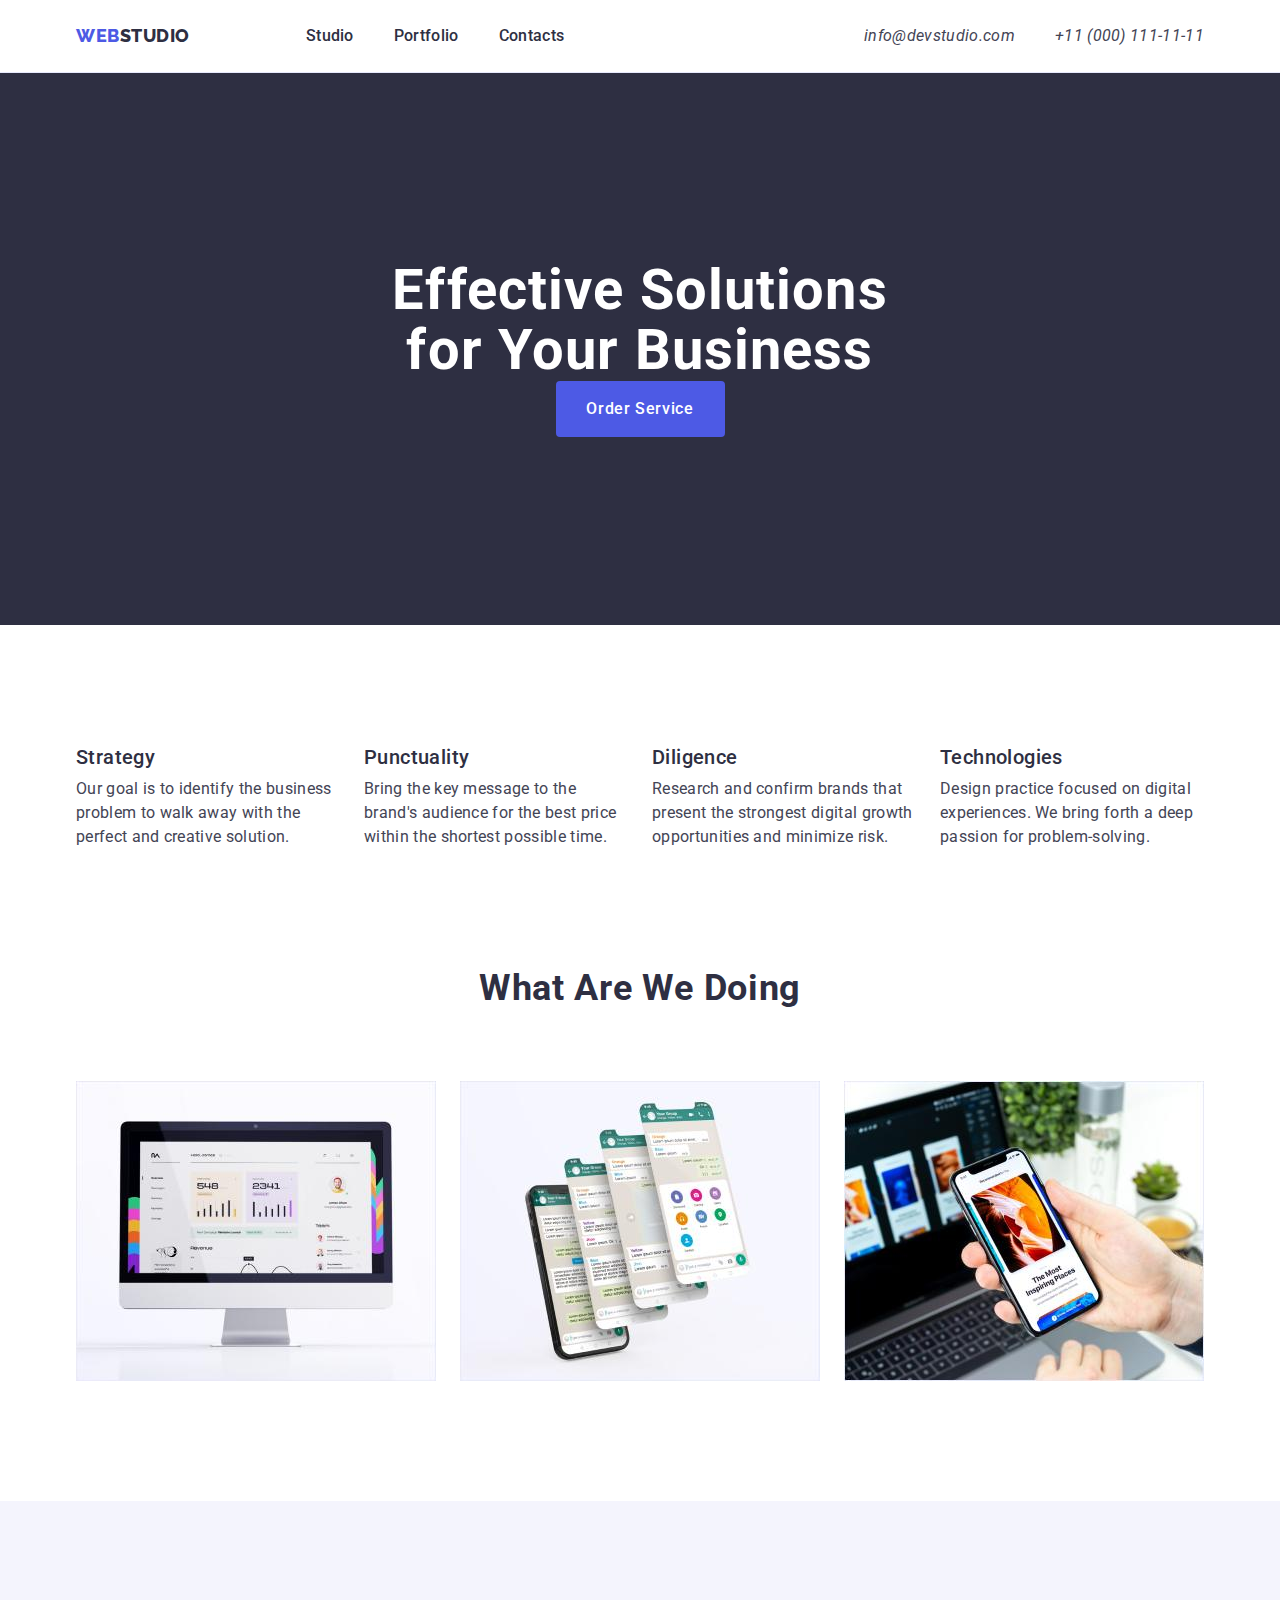
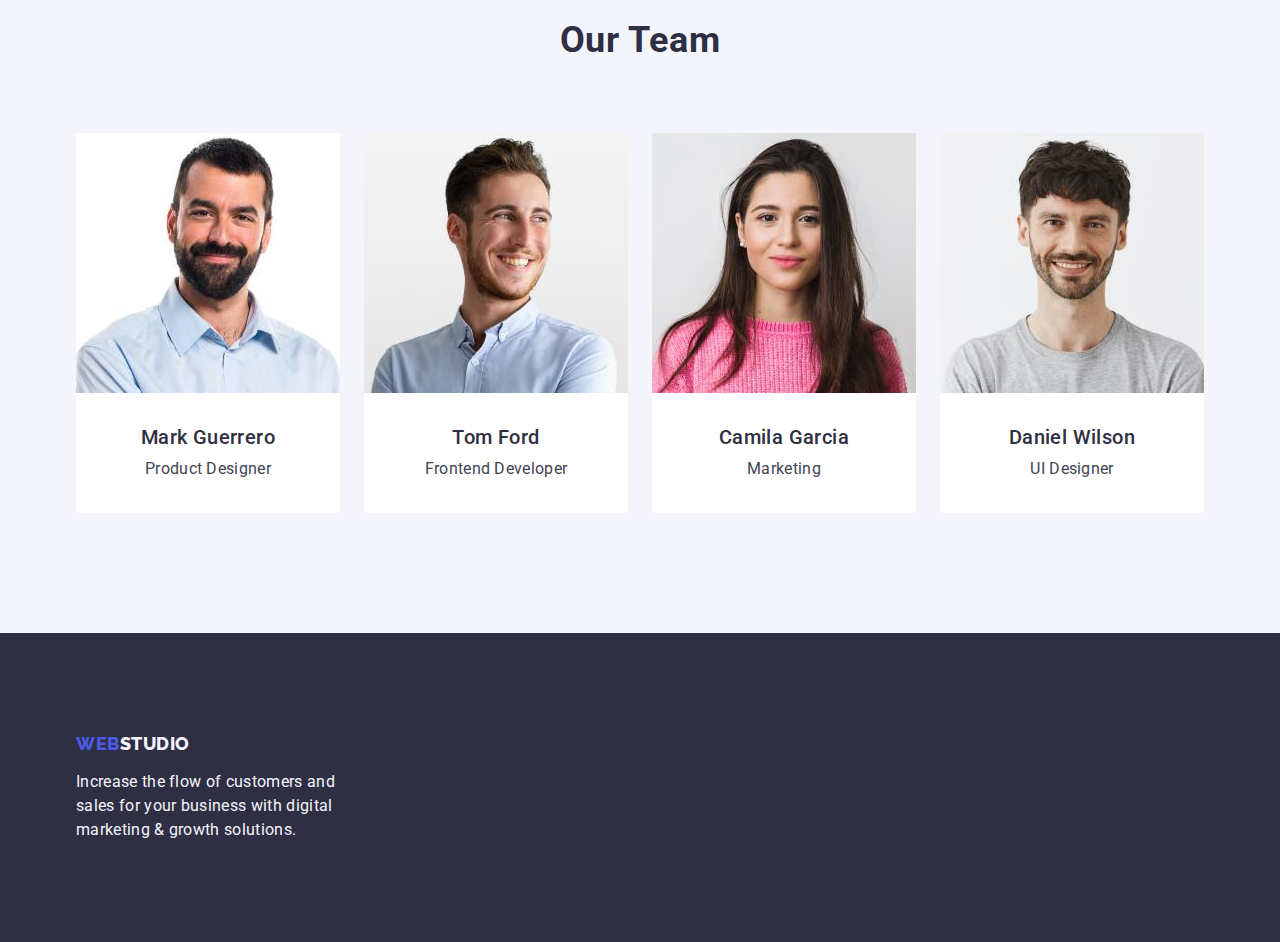
<file: index.html>
<!DOCTYPE html>
<html lang="en">

<head>
    <meta charset="UTF-8">
    <meta http-equiv="X-UA-Compatible" content="IE=edge">
    <meta name="web_stidio" content="web studio, development of sites, mobile applications">
    <link rel="preconnect" href="https://fonts.googleapis.com">
    <link rel="preconnect" href="https://fonts.gstatic.com" crossorigin>
    <title>Web_stidio</title>
    <link rel="stylesheet"
        href="https://cdnjs.cloudflare.com/ajax/libs/modern-normalize/2.0.0/modern-normalize.min.css" />
    <link href="https://fonts.googleapis.com/css2?family=Raleway:wght@800&family=Roboto:wght@400;500;700&display=swap"
        rel="stylesheet">
    <link rel="stylesheet" href="./css/styles.css">
</head>

<body>
    <header class="header">
        <div class="container header-container">
            <nav class="header-menu">
                <a href="./index.html" class="logo link">Web<span>Studio</span></a>
                <ul class="header-menu-bottom list">
                    <li><a href="./index.html" class="header-menu-element link">Studio</a></li>
                    <li><a href="./portfolio.html" class="header-menu-element link">Portfolio</a></li>
                    <li><a href="" class="header-menu-element link">Contacts</a></li>
                </ul>
            </nav>
            <!-- Contacts -->
            <address id="Contacts" class="header-contacts">
                <ul class="contacts-list list">
                    <li>
                        <a href="info@devstudio.com" target="_blank"
                            class="header-link-contact link">info@devstudio.com</a>
                    </li>
                    <li>
                        <a href="tel:+110001111111" class="header-link-contact link">+11 (000) 111-11-11</a>
                    </li>
                </ul>
            </address>
        </div>
    </header>
    <main class="main">
        <section id="home" class="basis">
            <div class="container title-container">
                <h1 class="title">Effective Solutions for Your Business</h1>
                <button type="button" class="main-btn">Order Service</button>
            </div>
        </section>

        <section class="main-features">
            <div class="container container-features">
                <h2 class="visually-hidden">features</h2>
                <ul class="main-features-list list">
                    <li class="features-item">
                        <h3 class="features">Strategy</h3>
                        <p class="description">Our goal is to identify the business problem to walk away with the
                            perfect
                            and creative solution.
                        </p>
                    </li>
                    <li class="features-item">
                        <h3 class="features">Punctuality</h3>
                        <p class="description">Bring the key message to the brand's audience for the best price within
                            the
                            shortest possible
                            time.</p>
                    </li>
                    <li class="features-item">
                        <h3 class="features">Diligence</h3>
                        <p class="description">Research and confirm brands that present the strongest digital growth
                            opportunities and minimize
                            risk.</p>
                    </li>
                    <li class="features-item">
                        <h3 class="features">Technologies</h3>
                        <p class="description">Design practice focused on digital experiences. We bring forth a deep
                            passion
                            for
                            problem-solving.</p>
                    </li>
                </ul>
            </div>
        </section>

        <section class="main-doing">
            <div class="container">
                <h2 class="what-doing">What are we doing</h2>
                <ul class="img list">
                    <li class="img-working"><img src="./images/img_1.jpg" alt="computer_developer" width="360"
                            height="300"></li>
                    <li class="img-working"><img src="./images/img_2.jpg" alt="mobile" width="360" height="300"></li>
                    <li class="img-working"><img src="./images/img_3.jpg" alt="connect" width="360" height="300"></li>
                </ul>
            </div>
        </section>

        <section class="team">
            <div class="container">
                <!-- Team -->
                <h2 id="Studio" class="team-studio">Our Team</h2>
                <ul class="team-img list">
                    <li class="worker">
                        <img src="./images/img.jpg" alt="Mark Guerrero" width="264" height="260">
                        <div class="worker-information">
                            <h3 class="developer">Mark Guerrero</h3>
                            <p class="description">Product Designer</p>
                        </div>
                    </li>
                    <li class="worker">
                        <img src="./images/imgq.jpg" alt="Tom Ford" width="264" height="260">
                        <div class="worker-information">
                            <h3 class="developer">Tom Ford</h3>
                            <p class="description">Frontend Developer</p>
                        </div>
                    </li>
                    <li class="worker">
                        <img src="./images/imgw.jpg" alt="Camila Garcia" width="264" height="260">
                        <div class="worker-information">
                            <h3 class="developer">Camila Garcia</h3>
                            <p class="description">Marketing</p>
                        </div>
                    </li>
                    <li class="worker">
                        <img src="./images/imge.jpg" alt="Daniel Wilson" width="264" height="260">
                        <div class="worker-information">
                            <h3 class="developer">Daniel Wilson</h3>
                            <p class="description">UI Designer</p>
                        </div>
                    </li>
                </ul>
            </div>
        </section>
    </main>

    <footer class="footer">
        <div class="container container-footer">
            <a href="./index.html" class="logo-foot link">Web<span class="studio">Studio</span></a>
            <p class="footer-text">Increase the flow of customers and sales for your business with digital marketing &
                growth solutions.</p>
        </div>
    </footer>
</body>

</html>
</file>
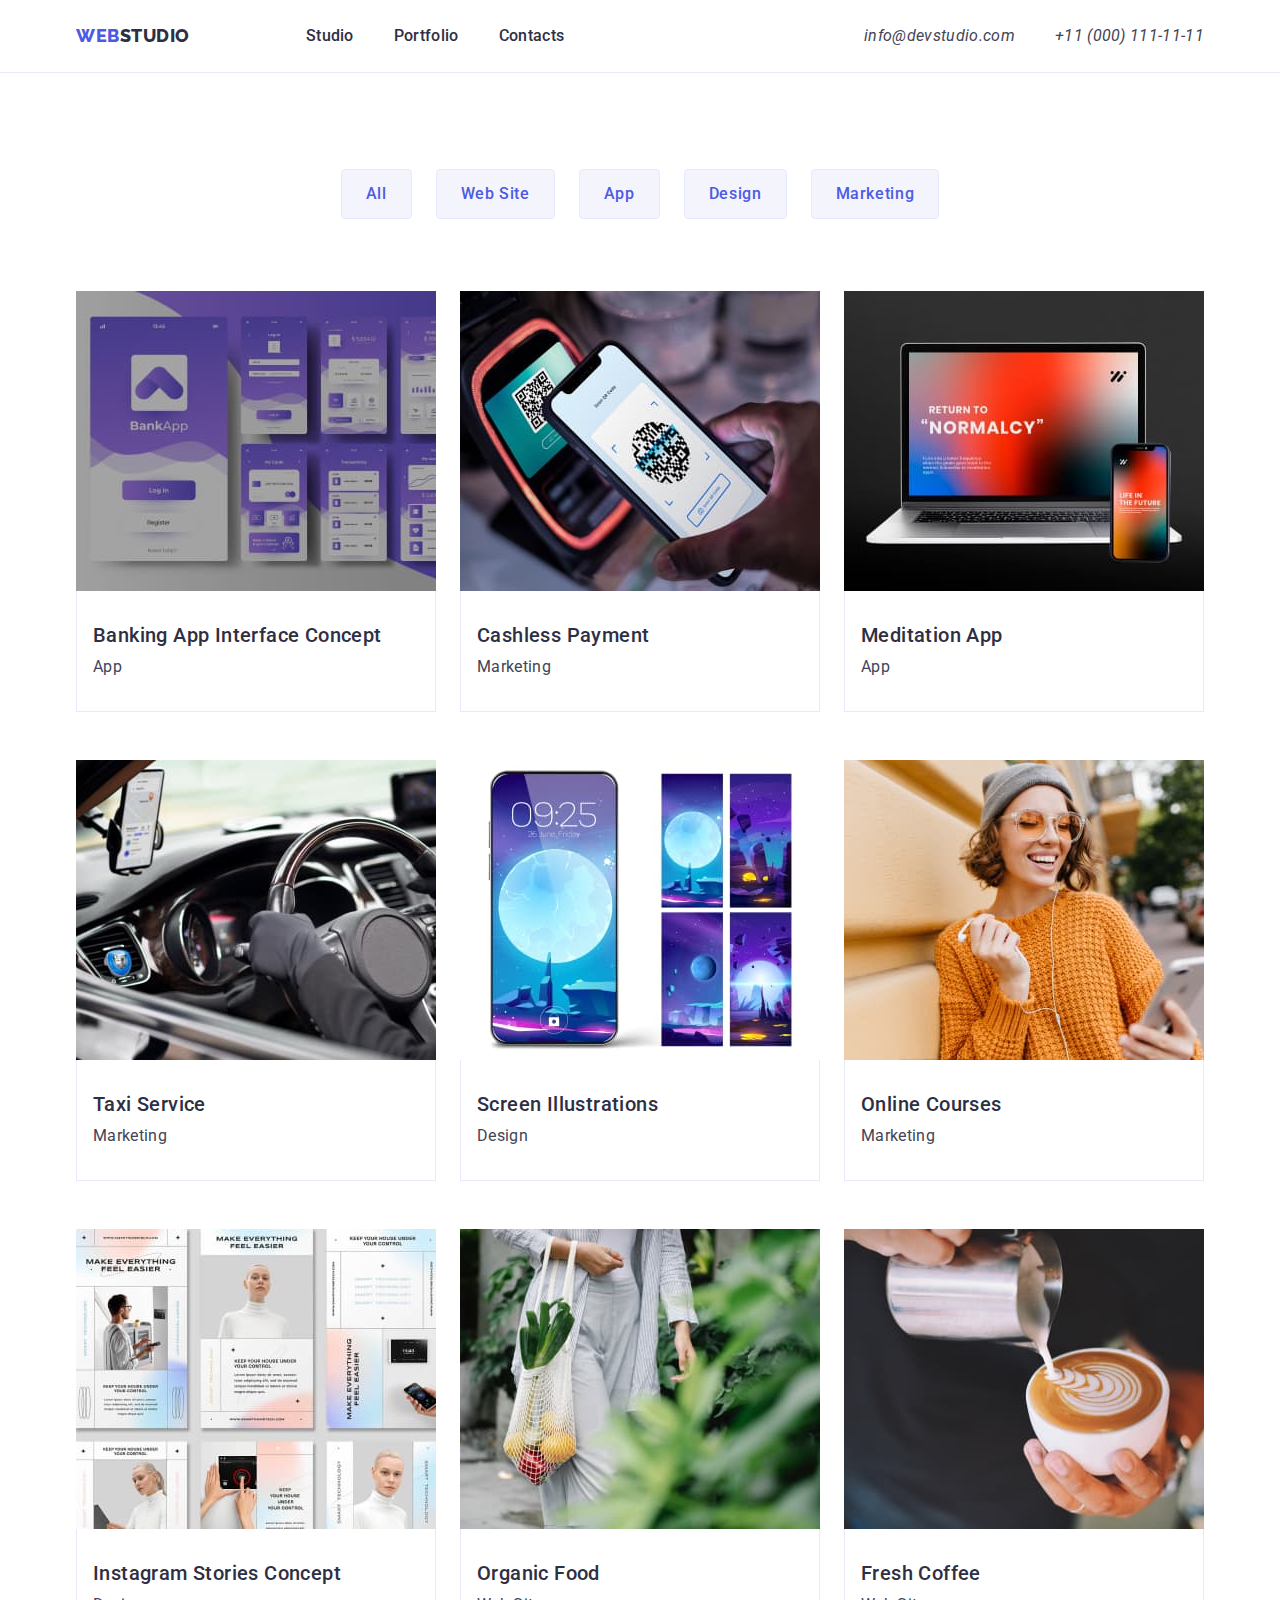
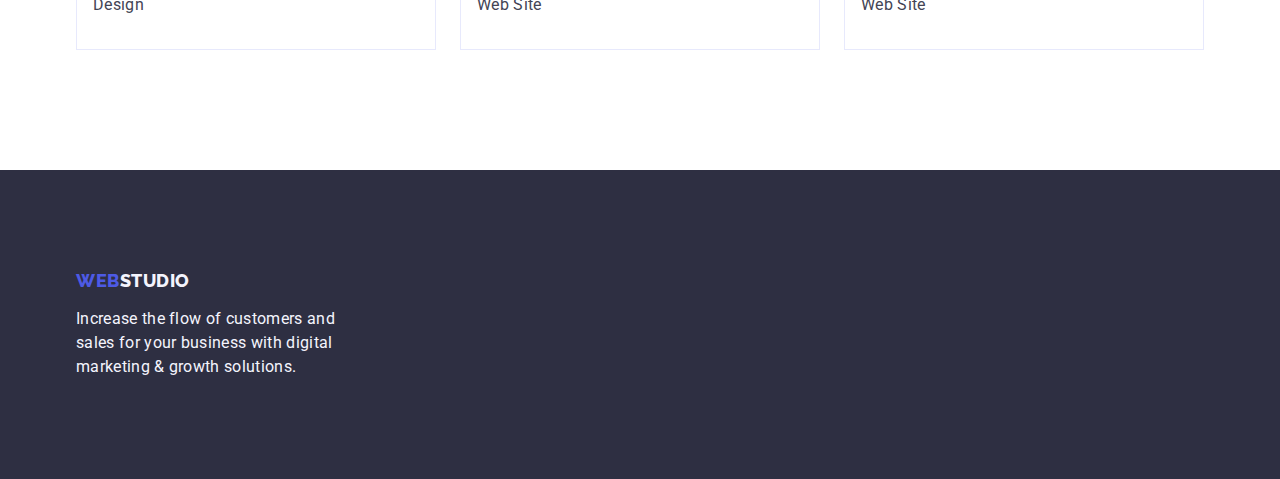
<file: portfolio.html>
<!DOCTYPE html>
<html lang="en">

<head>
    <meta charset="UTF-8">
    <meta http-equiv="X-UA-Compatible" content="IE=edge">
    <meta name="web_stidio" content="web studio, development of sites, mobile applications">
    <link rel="preconnect" href="https://fonts.googleapis.com">
    <link rel="preconnect" href="https://fonts.gstatic.com" crossorigin>
    <title>Web_stidio</title>
    <link rel="stylesheet"
        href="https://cdnjs.cloudflare.com/ajax/libs/modern-normalize/2.0.0/modern-normalize.min.css" />
    <link href="https://fonts.googleapis.com/css2?family=Raleway:wght@800&family=Roboto:wght@400;500;700&display=swap"
        rel="stylesheet">
    <link rel="stylesheet" href="./css/styles.css">
</head>

<body>
    <header class="header">
        <div class="container header-container">
            <nav class="header-menu">
                <a href="./index.html" class="logo link">Web<span>Studio</span></a>
                <ul class="header-menu-bottom list">
                    <li><a href="./index.html" class="header-menu-element link">Studio</a></li>
                    <li><a href="./portfolio.html" class="header-menu-element link">Portfolio</a></li>
                    <li><a href="" class="header-menu-element link">Contacts</a></li>
                </ul>
            </nav>
            <!-- Contacts -->
            <address id="Contacts" class="header-contacts">
                <ul class="contacts-list list">
                    <li>
                        <a href="info@devstudio.com" target="_blank"
                            class="header-link-contact link">info@devstudio.com</a>
                    </li>
                    <li>
                        <a href="tel:+110001111111" class="header-link-contact link">+11 (000) 111-11-11</a>
                    </li>
                </ul>
            </address>
        </div>
    </header>
    <main>
        <section class="main-portfolio">
            <div class="container portfolio">
                <h1 class="visually-hidden">portfolio</h1>
                <ul class="navigation list">
                    <li><button type="button" class="main-button">All</button></li>
                    <li><button type="button" class="main-button">Web Site</button></li>
                    <li><button type="button" class="main-button">App</button></li>
                    <li><button type="button" class="main-button">Design</button></li>
                    <li><button type="button" class="main-button">Marketing</button></li>
                </ul>
                <ul class="main-img list">
                    <li class="pictures">
                        <a href="./index.html" class="link"><img src="./images/imgr.jpg" alt="Banking_App" width="360"
                                height="300">
                            <div class="img-work">
                                <h2 class="projects-img">Banking App Interface Concept</h2>
                                <p class="program">App</p>
                            </div>
                        </a>
                    </li>
                    <li class="pictures">
                        <a href="./index.html" class="link"><img src="./images/imgt.jpg" alt="Cashless_Payment"
                                width="360" height="300">
                            <div class="img-work">
                                <h2 class="projects-img">Cashless Payment</h2>
                                <p class="program">Marketing</p>
                            </div>
                        </a>
                    </li>
                    <li class="pictures">
                        <a href="./index.html" class="link"><img src="./images/imgy.jpg" alt="Meditation_App"
                                width="360" height="300">
                            <div class="img-work">
                                <h2 class="projects-img">Meditation App</h2>
                                <p class="program">App</p>
                            </div>
                        </a>
                    </li>
                    <li class="pictures">
                        <a href="./index.html" class="link"><img src="./images/imgu.jpg" alt="Taxi_Service" width="360"
                                height="300">
                            <div class="img-work">
                                <h2 class="projects-img">Taxi Service</h2>
                                <p class="program">Marketing</p>
                            </div>
                        </a>
                    </li>
                    <li class="pictures">
                        <a href="./index.html" class="link"><img src="./images/imgi.jpg" alt="Screen_Illustrations"
                                width="360" height="300">
                            <div class="img-work">
                                <h2 class="projects-img">Screen Illustrations</h2>
                                <p class="program">Design</p>
                            </div>
                        </a>
                    </li>
                    <li class="pictures">
                        <a href="./index.html" class="link"><img src="./images/imgo.jpg" alt="Online_Courses"
                                width="360" height="300">
                            <div class="img-work">
                                <h2 class="projects-img">Online Courses</h2>
                                <p class="program">Marketing</p>
                            </div>
                        </a>
                    </li>
                    <li class="pictures">
                        <a href="./index.html" class="link"><img src="./images/imgp.jpg" alt="Instagram_Stories"
                                width="360" height="300">
                            <div class="img-work">
                                <h2 class="projects-img">Instagram Stories Concept</h2>
                                <p class="program">Design</p>
                            </div>
                        </a>
                    </li>
                    <li class="pictures">
                        <a href="./index.html" class="link"><img src="./images/imga.jpg" alt="Organic_Food" width="360"
                                height="300">
                            <div class="img-work">
                                <h2 class="projects-img">Organic Food</h2>
                                <p class="program">Web Site</p>
                            </div>
                        </a>
                    </li>
                    <li class="pictures">
                        <a href="./index.html" class="link"><img src="./images/imgs.jpg" alt="Fresh_Coffee" width="360"
                                height="300">
                            <div class="img-work">
                                <h2 class="projects-img">Fresh Coffee</h2>
                                <p class="program">Web Site</p>
                            </div>
                        </a>
                    </li>
                </ul>
            </div>
        </section>
    </main>

    <footer class="footer">
        <div class="container container-footer">
            <a href="./index.html" class="logo-foot link">Web<span class="studio">Studio</span></a>
            <p class="footer-text">Increase the flow of customers and sales for your business with digital marketing &
                growth solutions.</p>
        </div>
    </footer>

</html>
</file>
<file: css/styles.css>
:root {
 --font-size: 16px;
 --primary-Brand: #4D5AE5;
 --pressed-state: #404bbf;
 --dark: #2E2F42;
 --success: #31D0AA;
 --text: #434455;
 --subtle-Text: #8E8F99;
 --accent: #E7E9FC;
 --light: #F4F4FD;
 --hero-background: #2E2F42;
 --white-background: #FFFFFF;
 --modal-background:  #FCFCFC;
}
body {
    font-family: 'Roboto', sans-serif;
    color: var(--text);
    background: var(--white-background);
}
img {
    display: block;
}
ul {
    margin: 0;
    padding-left: 0;
}
h1,h2,h3,h4,h5,h6, p {
 margin: 0;
}
.container {
    width: 1158px;
    padding-left: 15px;
    padding-right: 15px;
    margin: 0 auto;
}
.header-container {
    display: flex;
    width: 1158px;
    margin: 0 auto;
    padding: 0 15px;
}
.header {
    border-bottom: 1px solid var(--accent);
}
.logo {
    font-family: 'Raleway', sans-serif;
    font-size: 18px;
    font-weight: 800;
    line-height: 1.17;
    letter-spacing: 0.03em;
    text-transform: uppercase;
    color: var(--primary-Brand);
    margin-right: 76px;
    }
.header span{
    color: var(--dark);
}
.footer span{
    color: var(--light);
    }
.link {
    text-decoration: none;
}
.list {
    list-style: none;
}
.contacts-list {
    display: flex;
    gap: 40px;
}
.header-menu {
    display: flex;
    align-items: center;
    gap: 40px;
}
.header-menu-bottom {
    display: flex;
    gap: 40px;
}
.header-menu-element {
    font-weight: 500;
    font-size: 16px;
    line-height: 1.5;
    letter-spacing: 0.02em;
    color: var(--hero-background);
    display: flex;
    padding: 24px 0;
}
.header-link-contact {
    font-weight: 400;
    font-size: 16px;
    line-height: 1.5;
    letter-spacing: 0.02em;
    color: var(--text);
}
.header-contacts {
    gap: 40px;
    margin-left: auto;
    padding: 24px 0;
}
.header-menu:hover,
.header-menu:focus {
    color: var(--pressed-state);
}
.mail-phone {
    font-style: normal;
}
.header-link:hover,
.header-link:focus {
 color: var(--pressed-state);
}
.basis {
background-color: var(--hero-background);
padding: 188px 0;
}
.main-btn:hover,
.main-btn:focus {
    background-color: var(--pressed-state);
    cursor: pointer;
}
.title {
    font-weight: 700;
    font-size: 56px;
    line-height: 1.07;
    text-align: center;
    letter-spacing: 0.02em;
    color: var(--white-background);
    max-width: 496px;
    margin-left: auto;
    margin-right: auto;
}
.main-btn {
    font-family: "Roboto", sans-serif;
    font-weight: 500;
    font-size: 16px;
    line-height: 1.5;
    letter-spacing: 0.04em;
    background: var(--primary-Brand);
    color: var(--white-background);
    display: block;
    min-width: 169px;
    height: 56px;
    border: none;
    border-radius: 4px;
    cursor: pointer;
    margin-left: auto;
    margin-right: auto;
}
.main-features {
    padding: 120px 0;
}
.visually-hidden {
    position: absolute;
    width: 1px;
    height: 1px;
    margin: -1px;
    border: 0;
    padding: 0;
    white-space: nowrap;
    clip-path: inset(100%);
    clip: rect(0 0 0 0);
    overflow: hidden;
}
.main-features-list {
   display: flex;
   gap: 24px;
}
.features {
    font-weight: 500;
    font-size: 20px;
    line-height: 1.2;
    letter-spacing: 0.02em;
    color: var(--dark);
    margin-bottom: 8px;
}
.features-item {
 width: calc((100% - 72px) / 4);
}
.team {
    background-color: var(--light);
    font-size: 36px;
    line-height: 1.11;
    text-align: center;
    letter-spacing: 0.02em;
    text-transform: capitalize;
    padding: 120px 0;
}
.worker {
    background-color: var(--white-background);
}
.main-doing {
    padding-bottom: 120px;
}
.what-doing {
 font-size: 36px;
 line-height: 1.11;
 text-align: center;
 letter-spacing: 0.02em;
 text-transform: capitalize;
 color: var(--dark);
 margin-bottom: 72px;
}
.img {
    display: flex;
    gap: 24px;
}
.img-working {
 background-color: var(--modal-background);
 width: calc((100% - 48px) / 3);
}
.team-img {
 display: flex;
 gap: 24px;
}
.worker {
    width: calc((100% - 72px) / 4);
    border-radius: 0px 0px 4px 4px;
}
.worker-information {
    padding: 32px 16px;
}
.developer {
    font-weight: 500;
    font-size: 20px;
    line-height: 1.2;
    letter-spacing: 0.02em;
    color: var(--dark);
    text-align: center;
    margin-bottom: 8px;
}
.description {
    font-size: 16px;
    line-height: 1.5;
    letter-spacing: 0.02em;
    color: var(--text);
}
.team-studio {
    font-size: 36px;
    line-height: 1.11;
    letter-spacing: 0.02em;
    text-align: center;
    color: var(--dark);
    margin-bottom: 72px;
}
.main-portfolio {
    padding-top: 96px;
    padding-bottom: 120px;
}
.navigation {
    display: flex;
    justify-content: center;
    gap: 24px;
    margin-bottom: 72px;
}
.main-button:hover,
.main-button:focus {
    background: var(--pressed-state);
    color: var(--white-background);
    cursor: pointer;
    border: 1px solid transparent;
}
.main-button {
    font-family: "Roboto", sans-serif;
    font-weight: 500;
    font-size: 16px;
    line-height: 1.5;
    letter-spacing: 0.04em;
    background: var(--light);
    color: var(--primary-Brand);
    padding: 12px 24px;
    border: 1px solid var(--accent);
    border-radius: 4px;
}
.pictures {
    border: 1px;
    border-color: var(--accent);
    width: calc((100% - 48px)/3);
}
.projects-img {
    font-weight: 500;
    font-size: 20px;
    line-height: 1.2;
    letter-spacing: 0.02em;
    color: var(--dark);
    margin-bottom: 8px;
}
.program {
    color: var(--text);
    letter-spacing: 0.02em;
    line-height: 1.5;
}
.main-img {
 display: flex;
 flex-wrap: wrap;
 column-gap: 24px;
 row-gap: 48px;
}
.img-work {
 padding: 32px 16px;
 border: 1px solid var(--accent);
 border-top: none;
 align-items: center;
}
footer {
    background-color: var(--dark);
    padding: 100px 0;
}
.footer-text {
    line-height: 1.5;
    letter-spacing: 0.02em;
    color: var(--light);
    max-width: 264px;
}
.logo-foot {
    font-family: 'Raleway', sans-serif;
    font-size: 18px;
    font-weight: 800;
    line-height: 1.17;
    letter-spacing: 0.03em;
    text-transform: uppercase;
    color: var(--primary-Brand);
    display: inline-block;
    margin-bottom: 16px;
}
</file>
